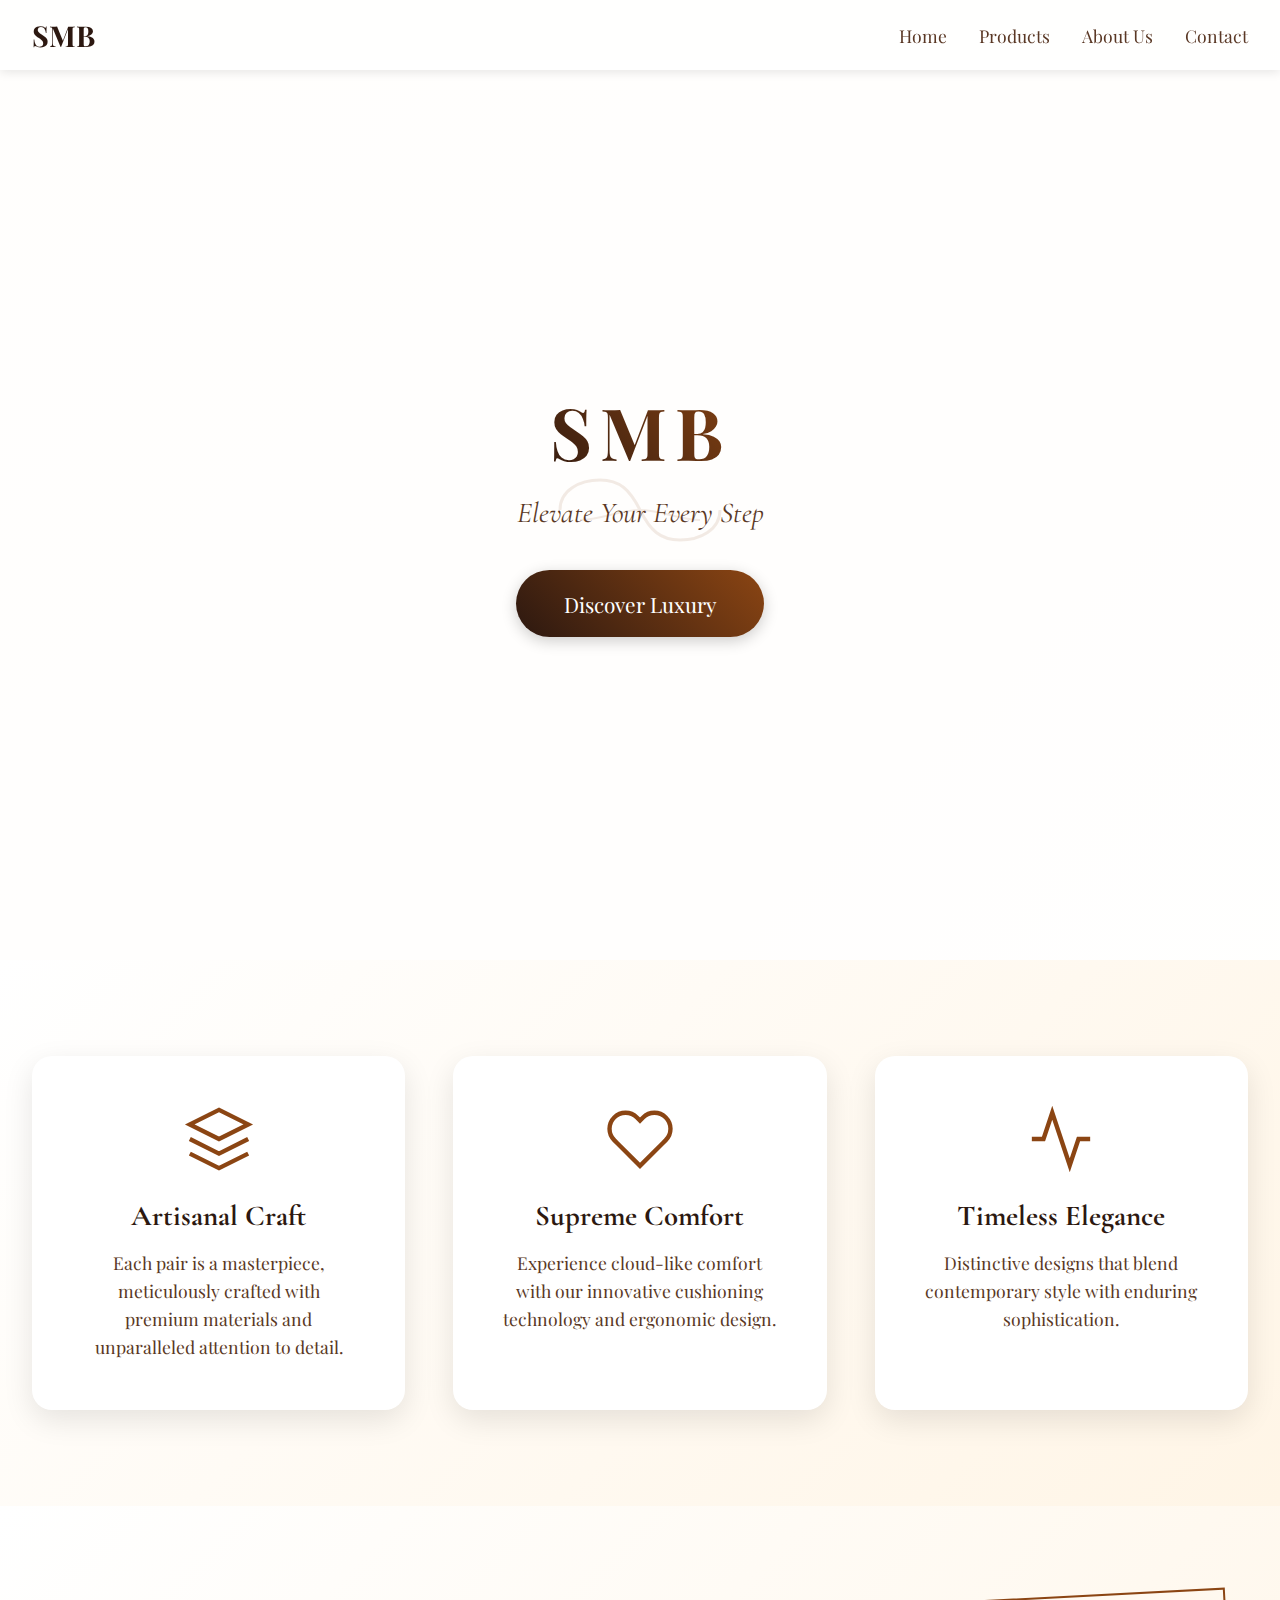
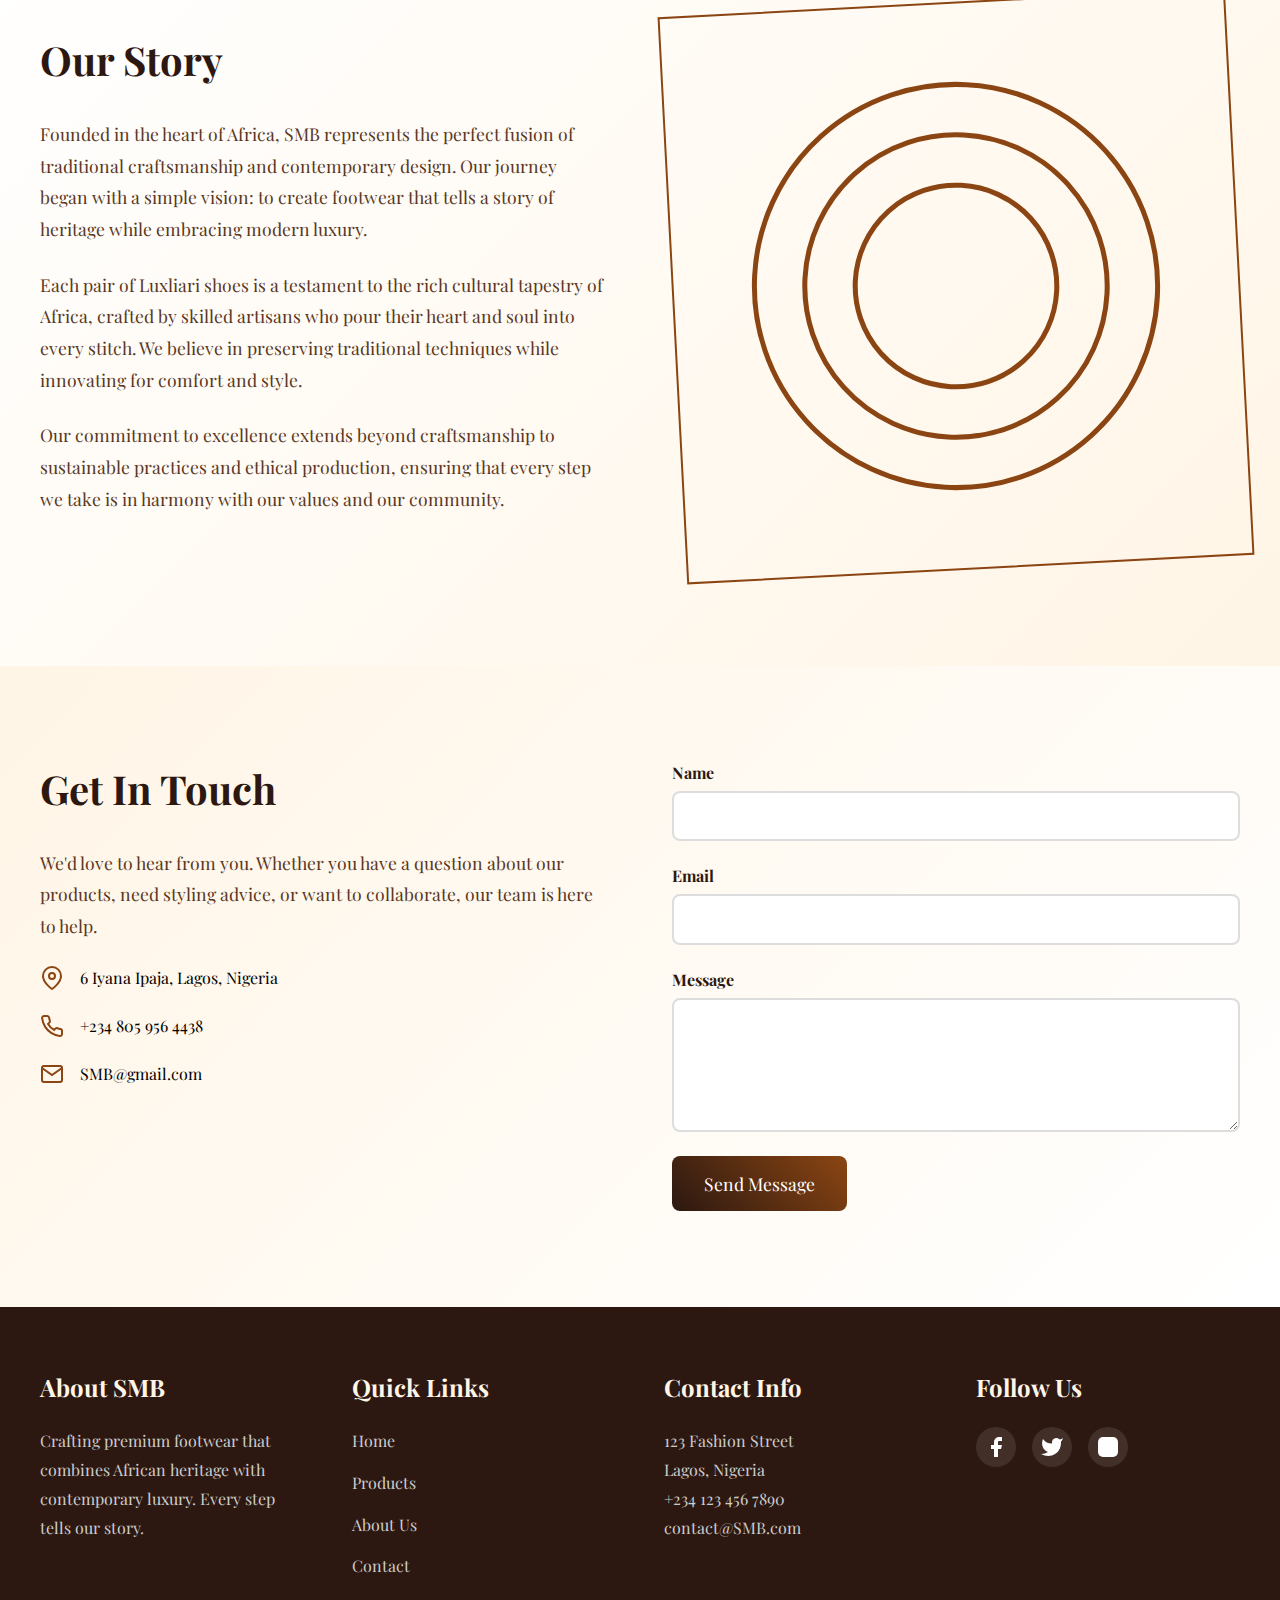
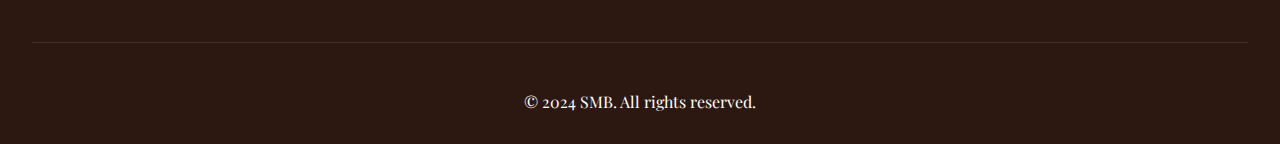
<file: index.html>
<html><head><base href=".">
    <meta charset="UTF-8">
    <meta name="viewport" content="width=device-width, initial-scale=1.0">
    <title>SMB - Premium Footwear</title>
    
    <link href="https://fonts.googleapis.com/css2?family=Playfair+Display:wght@400;700&amp;family=Cormorant+Garamond:ital@0;1&amp;display=swap" rel="stylesheet">
    <link rel="stylesheet" href="index_style.css">
    </head>
    <body>
        <nav class="nav-bar">
            <a href="index.html" class="nav-brand">SMB</a>
            <div class="nav-links">
                <a href="#hero" class="nav-link">Home</a>
                <a href="products.html" class="nav-link">Products</a>
                <a href="#about" class="nav-link">About Us</a>
                <a href="#contact" class="nav-link">Contact</a>
            </div>
        </nav>

        <div class="hero" id="hero">
            <div class="shoe-display">
                <svg class="floating-shoe" width="200" height="100" viewBox="0 0 200 100">
                    <path d="M20,50 C20,30 40,20 60,20 C80,20 90,30 100,50 C110,70 120,80 140,80 C160,80 180,70 180,50" stroke="#8b4513" fill="none" stroke-width="3"/>
                    <path d="M40,60 C60,60 80,50 100,50 C120,50 140,60 160,60" stroke="#8b4513" fill="none" stroke-width="2"/>
                </svg>
            </div>
            <div class="content">
                <h1 class="logo">SMB</h1>
                <p class="tagline">Elevate Your Every Step</p>
                <button class="cta-button">Discover Luxury</button>
            </div>
        </div>
    
        <div class="features" id="features">
            <div class="feature">
                <svg class="feature-icon" viewBox="0 0 24 24" fill="none" stroke="currentColor" stroke-width="1.5">
                    <path d="M12 2L2 7l10 5 10-5-10-5zM2 17l10 5 10-5M2 12l10 5 10-5"/>
                </svg>
                <h3>Artisanal Craft</h3>
                <p>Each pair is a masterpiece, meticulously crafted with premium materials and unparalleled attention to detail.</p>
            </div>
            <div class="feature">
                <svg class="feature-icon" viewBox="0 0 24 24" fill="none" stroke="currentColor" stroke-width="1.5">
                    <path d="M20.84 4.61a5.5 5.5 0 0 0-7.78 0L12 5.67l-1.06-1.06a5.5 5.5 0 0 0-7.78 7.78l1.06 1.06L12 21.23l7.78-7.78 1.06-1.06a5.5 5.5 0 0 0 0-7.78z"/>
                </svg>
                <h3>Supreme Comfort</h3>
                <p>Experience cloud-like comfort with our innovative cushioning technology and ergonomic design.</p>
            </div>
            <div class="feature">
                <svg class="feature-icon" viewBox="0 0 24 24" fill="none" stroke="currentColor" stroke-width="1.5">
                    <path d="M22 12h-4l-3 9L9 3l-3 9H2"/>
                </svg>
                <h3>Timeless Elegance</h3>
                <p>Distinctive designs that blend contemporary style with enduring sophistication.</p>
            </div>
        </div>
        
        <!-- New About Section -->
        <section class="about-section" id="about">
            <div class="about-content">
                <div class="about-text">
                    <h2>Our Story</h2>
                    <p>Founded in the heart of Africa, SMB represents the perfect fusion of traditional craftsmanship and contemporary design. Our journey began with a simple vision: to create footwear that tells a story of heritage while embracing modern luxury.</p>
                    <p>Each pair of Luxliari shoes is a testament to the rich cultural tapestry of Africa, crafted by skilled artisans who pour their heart and soul into every stitch. We believe in preserving traditional techniques while innovating for comfort and style.</p>
                    <p>Our commitment to excellence extends beyond craftsmanship to sustainable practices and ethical production, ensuring that every step we take is in harmony with our values and our community.</p>
                </div>
                <div class="about-image">
                    <svg viewBox="0 0 200 200">
                        <!-- Decorative African pattern -->
                        <path d="M20,100 A80,80 0 1,1 180,100 A80,80 0 1,1 20,100 Z" fill="none" stroke="#8b4513" stroke-width="2"/>
                        <path d="M40,100 A60,60 0 1,1 160,100 A60,60 0 1,1 40,100 Z" fill="none" stroke="#8b4513" stroke-width="2"/>
                        <path d="M60,100 A40,40 0 1,1 140,100 A40,40 0 1,1 60,100 Z" fill="none" stroke="#8b4513" stroke-width="2"/>
                    </svg>
                </div>
            </div>
        </section>

        <!-- New Contact Section -->
        <section class="contact-section" id="contact">
            <div class="contact-content">
                <div class="contact-info">
                    <h2>Get In Touch</h2>
                    <p>We&apos;d love to hear from you. Whether you have a question about our products, need styling advice, or want to collaborate, our team is here to help.</p>
                    <div class="contact-info-item">
                        <svg viewBox="0 0 24 24" fill="none" stroke="currentColor" stroke-width="2">
                            <path d="M21 10c0 7-9 13-9 13s-9-6-9-13a9 9 0 0 1 18 0z"/>
                            <circle cx="12" cy="10" r="3"/>
                        </svg>
                        <span>6 Iyana Ipaja, Lagos, Nigeria</span>
                    </div>
                    <div class="contact-info-item">
                        <svg viewBox="0 0 24 24" fill="none" stroke="currentColor" stroke-width="2">
                            <path d="M22 16.92v3a2 2 0 0 1-2.18 2 19.79 19.79 0 0 1-8.63-3.07 19.5 19.5 0 0 1-6-6 19.79 19.79 0 0 1-3.07-8.67A2 2 0 0 1 4.11 2h3a2 2 0 0 1 2 1.72 12.84 12.84 0 0 0 .7 2.81 2 2 0 0 1-.45 2.11L8.09 9.91a16 16 0 0 0 6 6l1.27-1.27a2 2 0 0 1 2.11-.45 12.84 12.84 0 0 0 2.81.7A2 2 0 0 1 22 16.92z"/>
                        </svg>
                        <span>+234 805 956 4438</span>
                    </div>
                    <div class="contact-info-item">
                        <svg viewBox="0 0 24 24" fill="none" stroke="currentColor" stroke-width="2">
                            <path d="M4 4h16c1.1 0 2 .9 2 2v12c0 1.1-.9 2-2 2H4c-1.1 0-2-.9-2-2V6c0-1.1.9-2 2-2z"/>
                            <polyline points="22,6 12,13 2,6"/>
                        </svg>
                        <span>SMB@gmail.com</span>
                    </div>
                </div>
                <form action="contact.php" method="post">
                    <div class="form-group">
                        <label for="name">Name</label>
                        <input type="text" id="name" name="name" required>
                    </div>
                    <div class="form-group">
                        <label for="email">Email</label>
                        <input type="email" id="email" name="email" required>
                    </div>
                    <div class="form-group">
                        <label for="message">Message</label>
                        <textarea id="message" name="message" rows="5" required></textarea>
                    </div>
                    <button type="submit" class="submit-btn">Send Message</button>
                </form>
                
            </div>
        </section>

        <footer class="footer">
            <div class="footer-content">
                <div class="footer-section">
                    <h3>About SMB</h3>
                    <p>Crafting premium footwear that combines African heritage with contemporary luxury. Every step tells our story.</p>
                </div>
                <div class="footer-section">
                    <h3>Quick Links</h3>
                    <ul class="footer-links">
                        <li><a href="#home">Home</a></li>
                        <li><a href="#products">Products</a></li>
                        <li><a href="#about">About Us</a></li>
                        <li><a href="#contact">Contact</a></li>
                    </ul>
                </div>
                <div class="footer-section">
                    <h3>Contact Info</h3>
                    <p>123 Fashion Street<br>Lagos, Nigeria<br>+234 123 456 7890<br>contact@SMB.com</p>
                </div>
                <div class="footer-section">
                    <h3>Follow Us</h3>
                    <div class="footer-social">
                        <a href="https://facebook.com" class="social-icon">
                            <svg viewBox="0 0 24 24" width="24" height="24" fill="white">
                                <path d="M18 2h-3a5 5 0 0 0-5 5v3H7v4h3v8h4v-8h3l1-4h-4V7a1 1 0 0 1 1-1h3z"/>
                            </svg>
                        </a>
                        <a href="https://twitter.com" class="social-icon">
                            <svg viewBox="0 0 24 24" width="24" height="24" fill="white">
                                <path d="M23 3a10.9 10.9 0 0 1-3.14 1.53 4.48 4.48 0 0 0-7.86 3v1A10.66 10.66 0 0 1 3 4s-4 9 5 13a11.64 11.64 0 0 1-7 2c9 5 20 0 20-11.5a4.5 4.5 0 0 0-.08-.83A7.72 7.72 0 0 0 23 3z"/>
                            </svg>
                        </a>
                        <a href="https://instagram.com" class="social-icon">
                            <svg viewBox="0 0 24 24" width="24" height="24" fill="white">
                                <rect x="2" y="2" width="20" height="20" rx="5" ry="5"/>
                                <path d="M16 11.37A4 4 0 1 1 12.63 8 4 4 0 0 1 16 11.37z"/>
                                <line x1="17.5" y1="6.5" x2="17.51" y2="6.5"/>
                            </svg>
                        </a>
                    </div>
                </div>
            </div>
            <div class="footer-bottom">
                <p>&#xa9; 2024 SMB. All rights reserved.</p>
            </div>
        </footer>
        <script>document.querySelector('.cta-button').addEventListener('click', function () {
  window.location.href = "products.html";
});
document.querySelector('.contact-form').addEventListener('submit', async function (e) {
  e.preventDefault();
  const formData = new FormData(this);
  try {
    const response = await fetch('contact_handler.php', {
      method: 'POST',
      body: formData
    });
    if (response.ok) {
      alert('Thank you for your message! We will get back to you soon.');
      this.reset();
    } else {
      throw new Error('Form submission failed');
    }
  } catch (error) {
    console.error('Error:', error);
    alert('There was an error sending your message. Please try again later.');
  }
});
document.querySelectorAll('.nav-link').forEach(link => {
  link.addEventListener('click', function (e) {
    e.preventDefault();
    const targetId = this.getAttribute('href').substring(1);
    const targetElement = document.getElementById(targetId);
    const navbarHeight = document.querySelector('.nav-bar').offsetHeight;
    window.scrollTo({
      top: targetElement.offsetTop - navbarHeight,
      behavior: 'smooth'
    });
  });
});</script>
    </body>
    </html>
</file>
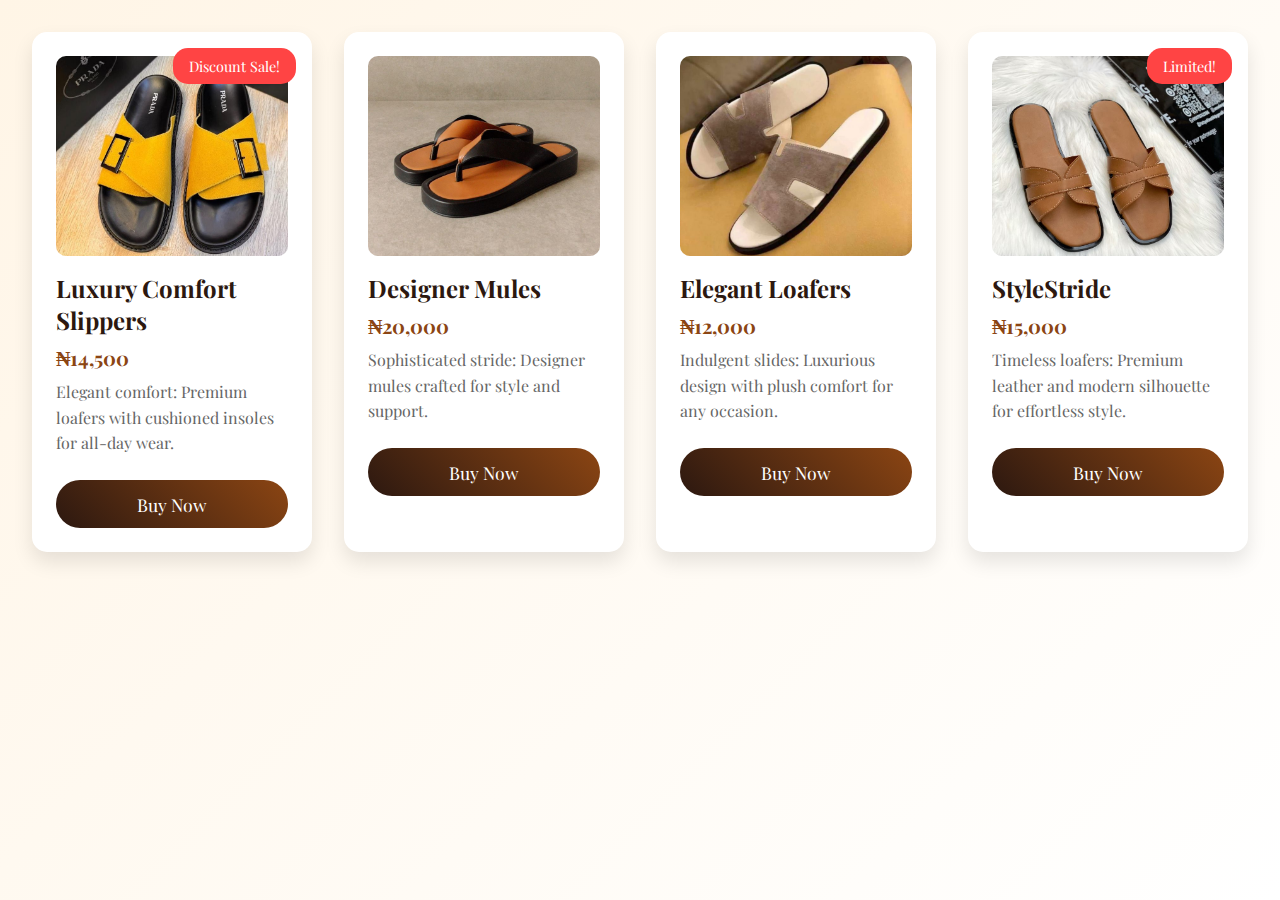
<file: products.html>
<html>
<head>
    <base href="." />
    <meta charset="UTF-8">
    <meta name="viewport" content="width=device-width, initial-scale=1.0">
    <title>Products - Luxliary</title>
    
    <link href="https://fonts.googleapis.com/css2?family=Playfair+Display:wght@400;700&display=swap" rel="stylesheet">
    <link rel="stylesheet" href="product_style.css">
</head>
<body>
    <div class="products-grid">
        <!-- Product 1 -->
        <div class="product-card">
            <div class="sale-badge">Discount Sale!</div>
            <img src="assets/12d7ef1c-a144-41ec-b5c6-85f0b7bc6a62.jpeg" alt="Luxury Comfort Slippers" class="product-image"/>
            <h2 class="product-name">Luxury Comfort Slippers</h2>
            <p class="product-price">₦14,500</p>
            <p class="product-description">Elegant comfort: Premium loafers with cushioned insoles for all-day wear.</p>
            <button class="buy-button">Buy Now</button>
        </div>
        
    
        <!-- Product 2 -->
        <div class="product-card">
            <img src="assets/ofe.jpeg" alt="Luxury Comfort Slippers" class="product-image"/>
            <h2 class="product-name">Designer Mules</h2>
            <p class="product-price">₦20,000</p>
            <p class="product-description">Sophisticated stride: Designer mules crafted for style and support.</p>
            <button class="buy-button">Buy Now</button>
        </div>
    
        <!-- Product 3 -->
        <div class="product-card">
            <img src="assets/Step up your fashion with quality Footwear.jpeg" alt="Luxury Comfort Slippers" class="product-image"/>
            <h2 class="product-name">Elegant Loafers</h2>
            <p class="product-price">₦12,000</p>
            <p class="product-description">Indulgent slides: Luxurious design with plush comfort for any occasion.</p>
            <button class="buy-button">Buy Now</button>
        </div>
    
        <!-- Product 4 -->
        <div class="product-card">
            <div class="sale-badge">Limited!</div>
            <img src="assets/Female Slippers.jpeg" alt="Luxury Comfort Slippers" class="product-image"/>
            <h2 class="product-name">StyleStride</h2>
            <p class="product-price">₦15,000</p>
            <p class="product-description">Timeless loafers: Premium leather and modern silhouette for effortless style.</p>
            <button class="buy-button">Buy Now</button>
        </div>
    </div>
    <script>
        document.querySelectorAll('.buy-button').forEach(button => {
            button.addEventListener('click', function () {
                const productCard = this.parentElement;
                
                // Check if product name and image exist
                const productNameElement = productCard.querySelector('.product-name');
                const productImageElement = productCard.querySelector('.product-image');
                
                if (productNameElement && productImageElement) {
                    const productName = productNameElement.innerText;
                    const productImage = productImageElement.src;
    
                    const whatsappMessage = `Hi, I am interested in buying the ${productName}. Can you please provide more details?`;
                    const whatsappLink = `https://wa.me/+2349032033313?text=${encodeURIComponent(whatsappMessage)}`;
    
                    // Open WhatsApp in a new tab
                    window.open(whatsappLink, '_blank');
                } else {
                    console.error('Product name or image is missing.');
                    alert('Unable to retrieve product details. Please try again.');
                }
            });
        });
    </script>
    
    
</body>
</html>
</file>
<file: index_style.css>
* {
            margin: 0;
            padding: 0;
            box-sizing: border-box;
            font-family: 'Playfair Display', serif;
        }
    
        body {
            background: linear-gradient(135deg, #fff5e6 0%, #fff 100%);
        }

        html {
            scroll-behavior: smooth;
            scroll-padding-top: 80px; /* Adjust based on navbar height */
        }

        /* Added Navigation Styles */
        .nav-bar {
            position: fixed;
            top: 0;
            width: 100%;
            background: rgba(255, 255, 255, 0.95);
            padding: 1rem 2rem;
            z-index: 1000;
            box-shadow: 0 2px 10px rgba(0,0,0,0.1);
            display: flex;
            justify-content: space-between;
            align-items: center;
        }

        .nav-brand {
            font-size: 1.8rem;
            font-weight: 700;
            color: #2c1810;
            text-decoration: none;
        }

        .nav-links {
            display: flex;
            gap: 2rem;
        }

        .nav-link {
            color: #5a3825;
            text-decoration: none;
            font-size: 1.1rem;
            position: relative;
            transition: color 0.3s ease;
        }

        .nav-link::after {
            content: '';
            position: absolute;
            width: 0;
            height: 2px;
            bottom: -5px;
            left: 0;
            background: #8b4513;
            transition: width 0.3s ease;
        }

        .nav-link:hover {
            color: #8b4513;
        }

        .nav-link:hover::after {
            width: 100%;
        }
        /* New Testimonials Section */
        .testimonials {
            padding: 6rem 2rem;
            background: linear-gradient(135deg, #fff5e6 0%, #fff 100%);
        }

        .testimonials-title {
            text-align: center;
            font-size: 2.5rem;
            color: #2c1810;
            margin-bottom: 3rem;
        }

        .testimonial-container {
            max-width: 1200px;
            margin: 0 auto;
            display: flex;
            gap: 2rem;
            overflow-x: auto;
            padding: 1rem;
            scrollbar-width: none; /* Firefox */
            -ms-overflow-style: none; /* IE and Edge */
        }

        .testimonial-container::-webkit-scrollbar {
            display: none; /* Chrome, Safari, Opera */
        }

        .testimonial-card {
            flex: 0 0 350px;
            background: white;
            padding: 2rem;
            border-radius: 15px;
            box-shadow: 0 10px 30px rgba(0,0,0,0.1);
            transition: transform 0.3s ease;
            position: relative;
        }

        .testimonial-card:hover {
            transform: translateY(-10px);
        }

        .quote-mark {
            font-size: 4rem;
            color: #8b4513;
            opacity: 0.2;
            position: absolute;
            top: 1rem;
            left: 1rem;
        }

        .testimonial-text {
            font-style: italic;
            color: #5a3825;
            margin-bottom: 1.5rem;
            position: relative;
            z-index: 1;
        }

        .testimonial-author {
            display: flex;
            align-items: center;
            gap: 1rem;
        }

        .author-avatar {
            width: 60px;
            height: 60px;
            border-radius: 50%;
            background: #8b4513;
            display: flex;
            align-items: center;
            justify-content: center;
            color: white;
            font-size: 1.5rem;
        }

        .author-info {
            flex-grow: 1;
        }

        .author-name {
            font-weight: bold;
            color: #2c1810;
            margin-bottom: 0.25rem;
        }

        .author-title {
            font-size: 0.9rem;
            color: #8b4513;
        }

        @media (max-width: 768px) {
            .nav-bar {
                flex-direction: column;
                padding: 1rem;
            }

            .nav-links {
                margin-top: 1rem;
                gap: 1rem;
            }

            .testimonial-container {
                flex-direction: column;
            }

            .testimonial-card {
                flex: 0 0 auto;
            }
        }


        @media (max-width: 768px) {
            .nav-bar {
                flex-direction: column;
                padding: 1rem;
            }

            .nav-links {
                margin-top: 1rem;
                gap: 1rem;
            }
        }
    
        .hero {
            height: 100vh;
            display: flex;
            align-items: center;
            justify-content: center;
            position: relative;
            overflow: hidden;
            background: linear-gradient(rgba(255,255,255,0.9), rgba(255,255,255,0.9));
            margin-top: 60px; /* Added to account for fixed nav */
        }
    
       
        .shoe-display {
            position: absolute;
            width: 100%;
            height: 100%;
            z-index: 1;
            display: flex;
            justify-content: space-around;
            align-items: center;
            opacity: 0.1;
        }
    
        .floating-shoe {
            animation: float 6s ease-in-out infinite;
        }
    
        @keyframes float {
            0% { transform: translateY(0px); }
            50% { transform: translateY(-20px); }
            100% { transform: translateY(0px); }
        }
    
        .content {
            text-align: center;
            z-index: 2;
            color: #2c1810;
            padding: 2rem;
            max-width: 800px;
        }
    
        .logo {
            font-size: 4.5rem;
            font-weight: 700;
            margin-bottom: 1rem;
            background: linear-gradient(45deg, #2c1810, #8b4513);
            -webkit-background-clip: text;
            -webkit-text-fill-color: transparent;
            animation: shimmer 3s infinite linear;
            letter-spacing: 8px;
        }
    
        @keyframes shimmer {
            0% { background-position: -200% center; }
            100% { background-position: 200% center; }
        }
    
        .tagline {
            font-size: 1.8rem;
            margin-bottom: 2.5rem;
            color: #5a3825;
            font-family: 'Cormorant Garamond', serif;
            font-style: italic;
        }
    
        .cta-button {
            padding: 1.2rem 3rem;
            font-size: 1.3rem;
            background: linear-gradient(45deg, #2c1810, #8b4513);
            color: white;
            border: none;
            border-radius: 50px;
            cursor: pointer;
            transition: all 0.3s ease;
            box-shadow: 0 4px 15px rgba(0,0,0,0.2);
        }
    
        .cta-button:hover {
            transform: scale(1.05);
            box-shadow: 0 6px 20px rgba(0,0,0,0.25);
        }
    
        .features {
            display: flex;
            justify-content: space-around;
            padding: 6rem 2rem;
            flex-wrap: wrap;
            gap: 3rem;
            background: linear-gradient(135deg, #fff 0%, #fff5e6 100%);
        }
    
        .feature {
            flex: 1;
            min-width: 300px;
            text-align: center;
            padding: 3rem;
            background: white;
            border-radius: 20px;
            box-shadow: 0 10px 30px rgba(0,0,0,0.1);
            transform: translateY(0);
            transition: all 0.4s ease;
        }
    
        .feature:hover {
            transform: translateY(-15px);
            box-shadow: 0 15px 40px rgba(0,0,0,0.15);
        }
    
        .feature-icon {
            width: 70px;
            height: 70px;
            margin-bottom: 1.5rem;
            color: #8b4513;
        }
    
        .feature h3 {
            font-size: 1.8rem;
            color: #2c1810;
            margin-bottom: 1rem;
            font-family: 'Cormorant Garamond', serif;
        }
    
        .feature p {
            color: #5a3825;
            line-height: 1.6;
            font-size: 1.1rem;
        }
    
        @media (max-width: 768px) {
            .logo {
                font-size: 3.5rem;
            }
            
            .tagline {
                font-size: 1.5rem;
            }
    
            .feature {
                min-width: 250px;
                padding: 2rem;
            }
        }

        /* New Styles for About and Contact Sections */
        .about-section {
            padding: 6rem 2rem;
            background: linear-gradient(135deg, #fff 0%, #fff5e6 100%);
        }

        .about-content {
            max-width: 1200px;
            margin: 0 auto;
            display: grid;
            grid-template-columns: 1fr 1fr;
            gap: 4rem;
            align-items: center;
        }

        .about-text {
            color: #2c1810;
        }

        .about-text h2 {
            font-size: 2.5rem;
            margin-bottom: 2rem;
        }

        .about-text p {
            font-size: 1.1rem;
            line-height: 1.8;
            margin-bottom: 1.5rem;
            color: #5a3825;
        }

        .about-image {
            position: relative;
            padding: 2rem;
        }

        .about-image::before {
            content: '';
            position: absolute;
            top: 0;
            left: 0;
            right: 0;
            bottom: 0;
            border: 2px solid #8b4513;
            transform: rotate(-3deg);
        }

        .about-image svg {
            width: 100%;
            height: auto;
            transform: rotate(3deg);
        }

        .contact-section {
            padding: 6rem 2rem;
            background: linear-gradient(135deg, #fff5e6 0%, #fff 100%);
        }

        .contact-content {
            max-width: 1200px;
            margin: 0 auto;
            display: grid;
            grid-template-columns: 1fr 1fr;
            gap: 4rem;
        }

        .contact-info h2 {
            font-size: 2.5rem;
            color: #2c1810;
            margin-bottom: 2rem;
        }

        .contact-info p {
            font-size: 1.1rem;
            color: #5a3825;
            margin-bottom: 1.5rem;
            line-height: 1.8;
        }

        .contact-info-item {
            display: flex;
            align-items: center;
            margin-bottom: 1.5rem;
        }

        .contact-info-item svg {
            width: 24px;
            height: 24px;
            margin-right: 1rem;
            color: #8b4513;
        }

        .contact-form {
            background: white;
            padding: 3rem;
            border-radius: 15px;
            box-shadow: 0 10px 30px rgba(0,0,0,0.1);
        }

        .form-group {
            margin-bottom: 1.5rem;
        }

        .form-group label {
            display: block;
            color: #2c1810;
            margin-bottom: 0.5rem;
            font-weight: bold;
        }

        .form-group input,
        .form-group textarea {
            width: 100%;
            padding: 0.8rem;
            border: 2px solid #ddd;
            border-radius: 8px;
            font-size: 1rem;
            transition: border-color 0.3s ease;
        }

        .form-group input:focus,
        .form-group textarea:focus {
            border-color: #8b4513;
            outline: none;
        }

        .submit-btn {
            background: linear-gradient(45deg, #2c1810, #8b4513);
            color: white;
            padding: 1rem 2rem;
            border: none;
            border-radius: 8px;
            font-size: 1.1rem;
            cursor: pointer;
            transition: transform 0.3s ease;
        }

        .submit-btn:hover {
            transform: translateY(-3px);
        }

        .footer {
            background: #2c1810;
            color: white;
            padding: 4rem 2rem 2rem;
        }

        .footer-content {
            max-width: 1200px;
            margin: 0 auto;
            display: grid;
            grid-template-columns: repeat(4, 1fr);
            gap: 3rem;
        }

        .footer-section h3 {
            font-size: 1.5rem;
            margin-bottom: 1.5rem;
            color: #fff5e6;
        }

        .footer-section p,
        .footer-section a {
            color: #ccc;
            line-height: 1.8;
            text-decoration: none;
            transition: color 0.3s ease;
        }

        .footer-section a:hover {
            color: #fff;
        }

        .footer-links {
            list-style: none;
        }

        .footer-links li {
            margin-bottom: 0.8rem;
        }

        .footer-social {
            display: flex;
            gap: 1rem;
        }

        .social-icon {
            width: 40px;
            height: 40px;
            border-radius: 50%;
            background: rgba(255,255,255,0.1);
            display: flex;
            align-items: center;
            justify-content: center;
            transition: background 0.3s ease;
        }

        .social-icon:hover {
            background: rgba(255,255,255,0.2);
        }

        .footer-bottom {
            text-align: center;
            padding-top: 3rem;
            margin-top: 3rem;
            border-top: 1px solid rgba(255,255,255,0.1);
        }

        @media (max-width: 768px) {
            .about-content,
            .contact-content,
            .footer-content {
                grid-template-columns: 1fr;
            }
            
            .about-image {
                order: -1;
            }
            
            .contact-form {
                padding: 2rem;
            }
        }
</file>
<file: product_style.css>
* {
    margin: 0;
    padding: 0;
    box-sizing: border-box;
    font-family: 'Playfair Display', serif;
}

body {
    background: linear-gradient(135deg, #fff5e6 0%, #fff 100%);
    padding: 2rem;
}

.products-grid {
    display: grid;
    grid-template-columns: repeat(auto-fit, minmax(280px, 1fr));
    gap: 2rem;
    max-width: 1400px;
    margin: 0 auto;
}

.product-card {
    background: white;
    border-radius: 15px;
    padding: 1.5rem;
    box-shadow: 0 10px 20px rgba(0, 0, 0, 0.1);
    transition: transform 0.3s ease, box-shadow 0.3s ease;
    position: relative;
    overflow: hidden;
}

.product-card:hover {
    transform: translateY(-5px);
    box-shadow: 0 15px 30px rgba(0, 0, 0, 0.15);
}

.product-image {
    width: 100%;
    height: 200px;
    object-fit: cover;
    border-radius: 10px;
    margin-bottom: 1rem;
}

.product-name {
    font-size: 1.5rem;
    color: #2c1810;
    margin-bottom: 0.5rem;
}

.product-price {
    font-size: 1.25rem;
    color: #8b4513;
    font-weight: bold;
    margin-bottom: 0.5rem;
}

.product-description {
    color: #666;
    margin-bottom: 1.5rem;
    line-height: 1.6;
}

.buy-button {
    background: linear-gradient(45deg, #2c1810, #8b4513);
    color: white;
    border: none;
    padding: 0.8rem 1.5rem;
    border-radius: 25px;
    cursor: pointer;
    transition: all 0.3s ease;
    width: 100%;
    font-size: 1.1rem;
}

.buy-button:hover {
    transform: scale(1.05);
    box-shadow: 0 5px 15px rgba(139, 69, 19, 0.2);
}

.sale-badge {
    position: absolute;
    top: 1rem;
    right: 1rem;
    background: #ff4444;
    color: white;
    padding: 0.5rem 1rem;
    border-radius: 15px;
    font-size: 0.9rem;
}

@media (max-width: 768px) {
    .products-grid {
        grid-template-columns: repeat(2, 1fr);
    }
}

@media (max-width: 480px) {
    .products-grid {
        grid-template-columns: 1fr;
    }
}
</file>
